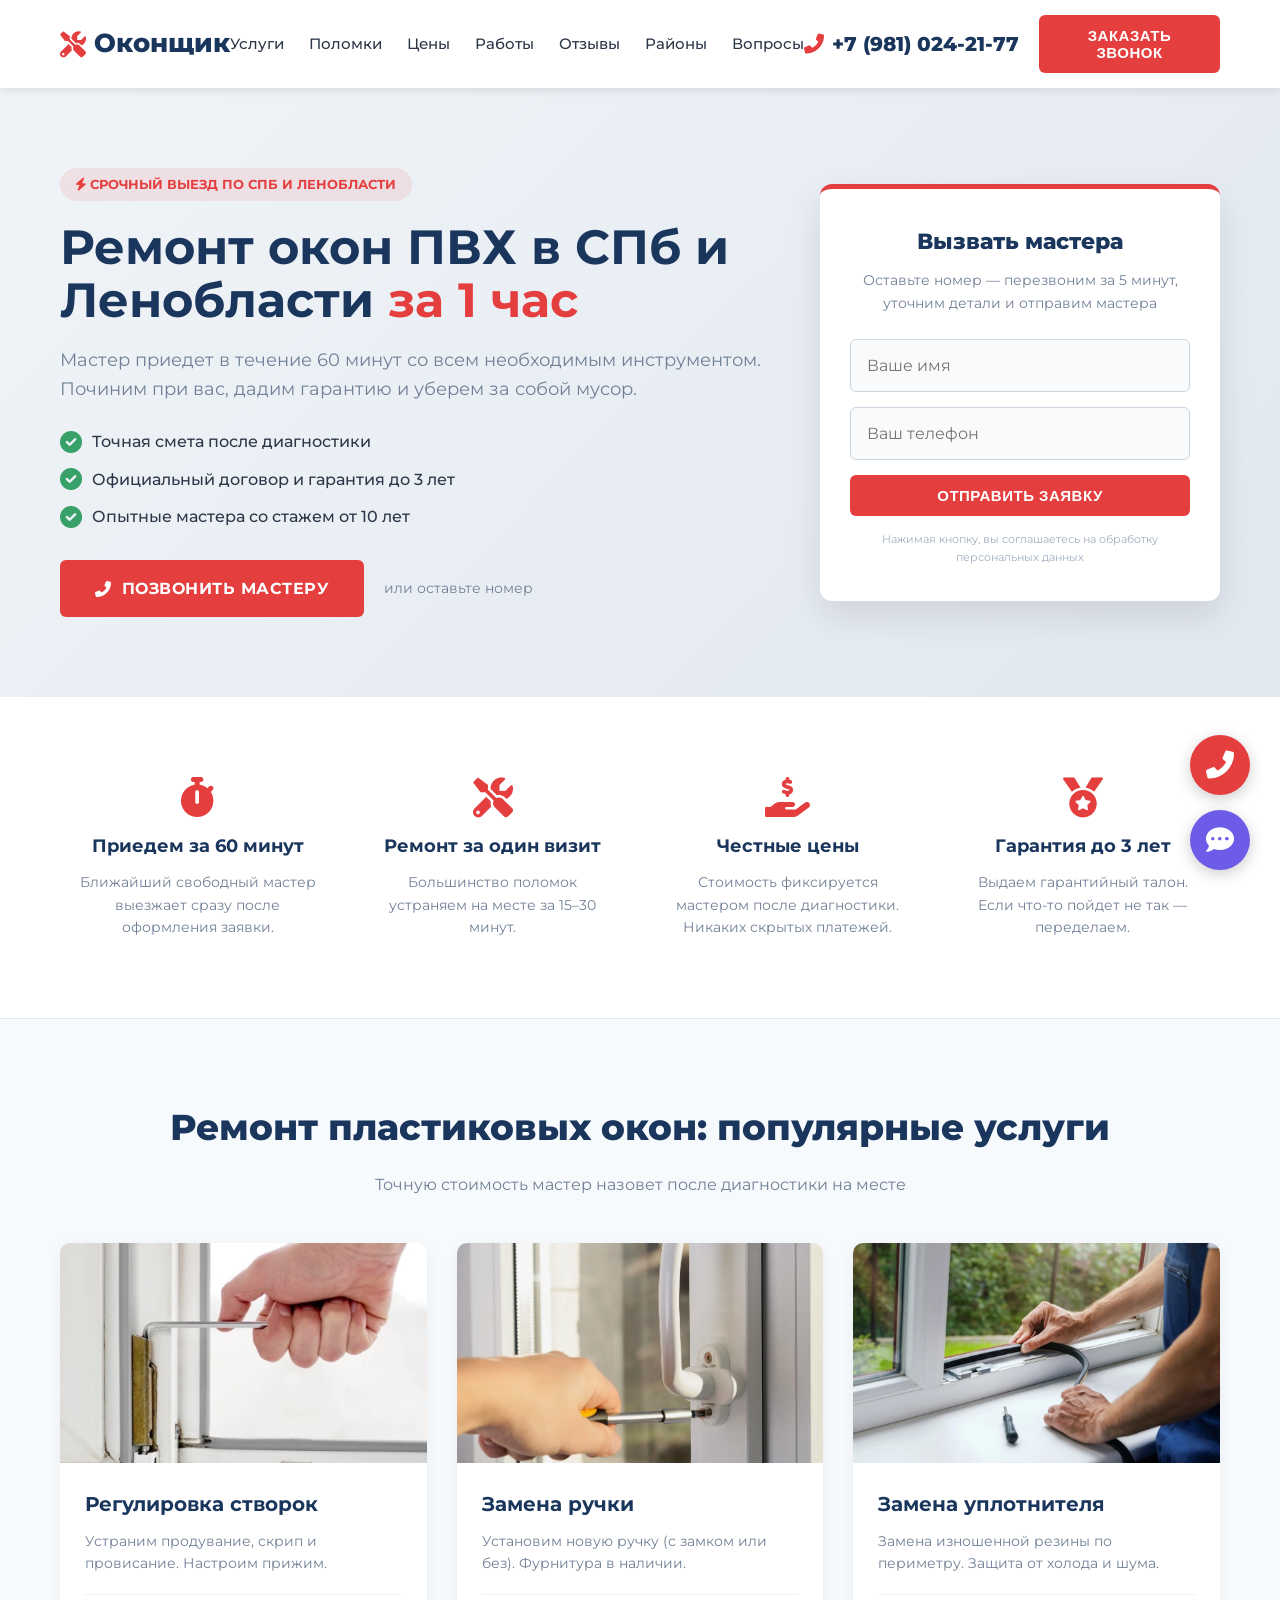
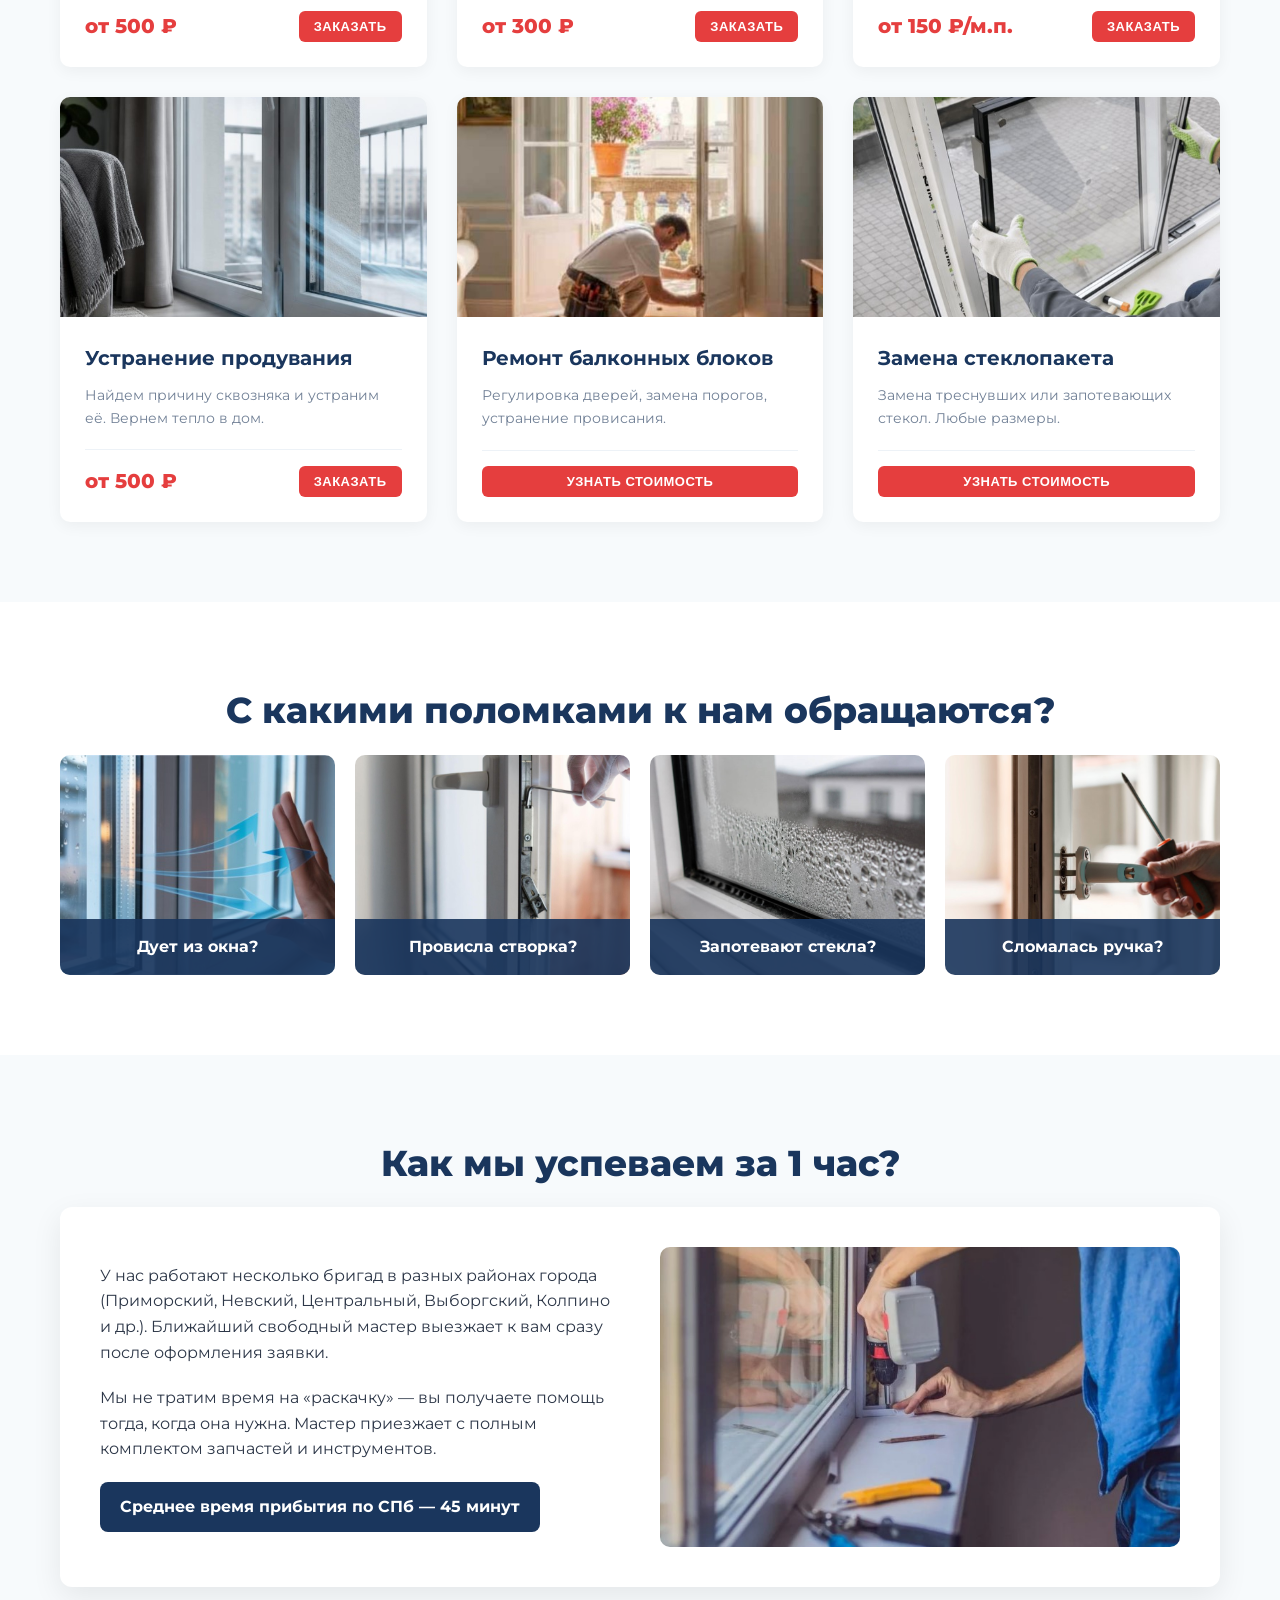
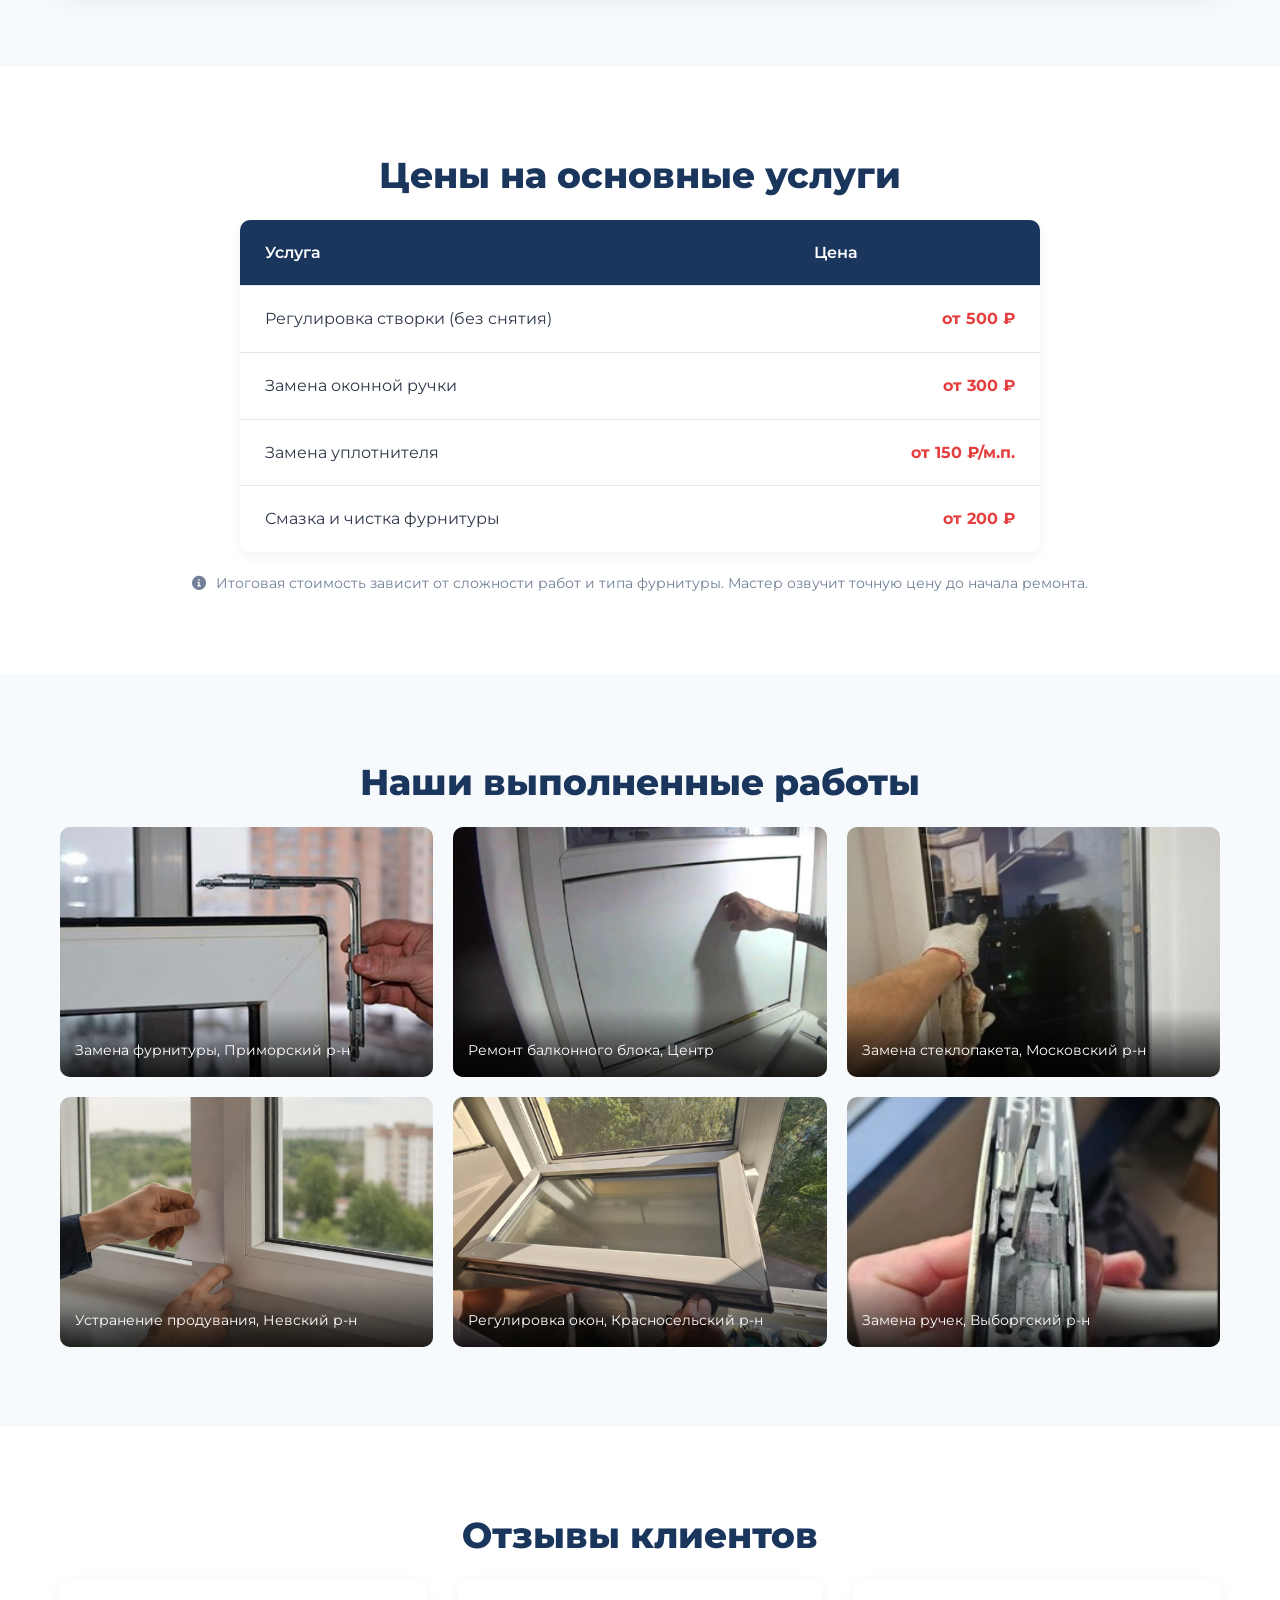
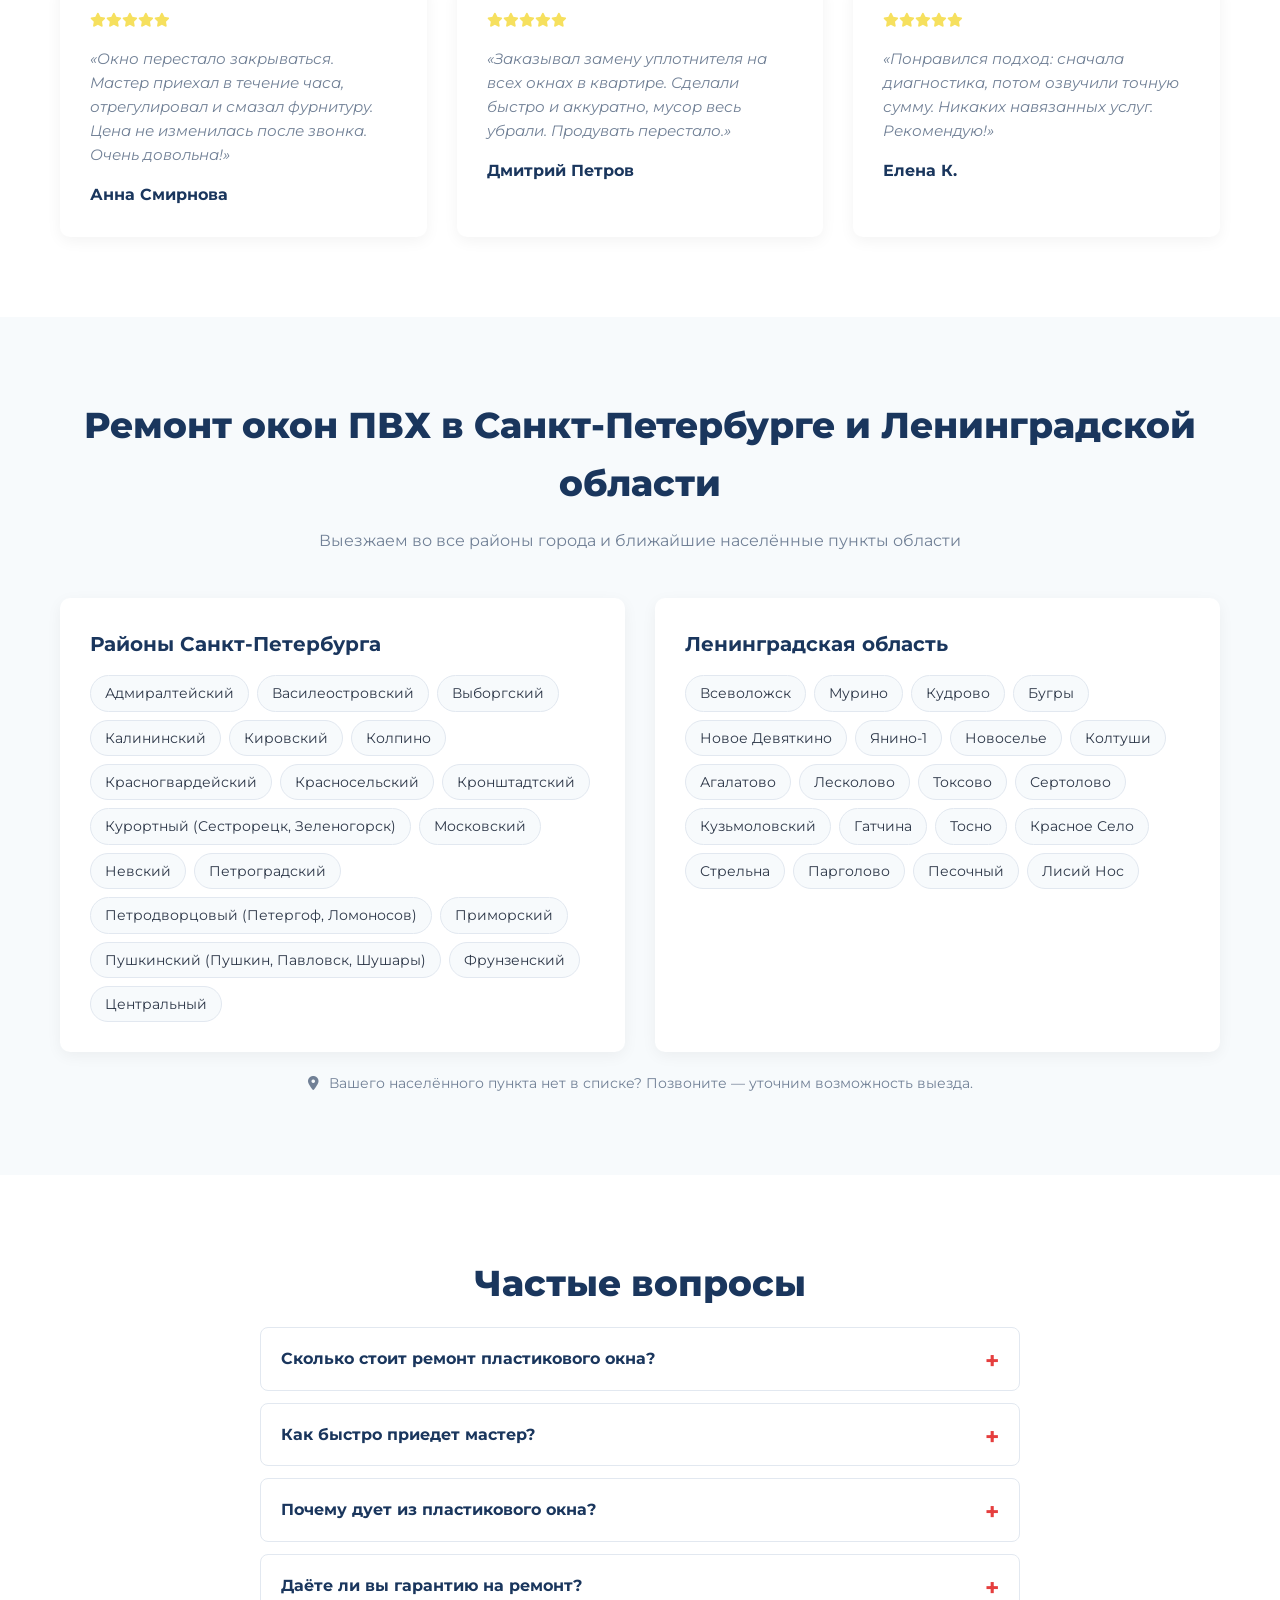
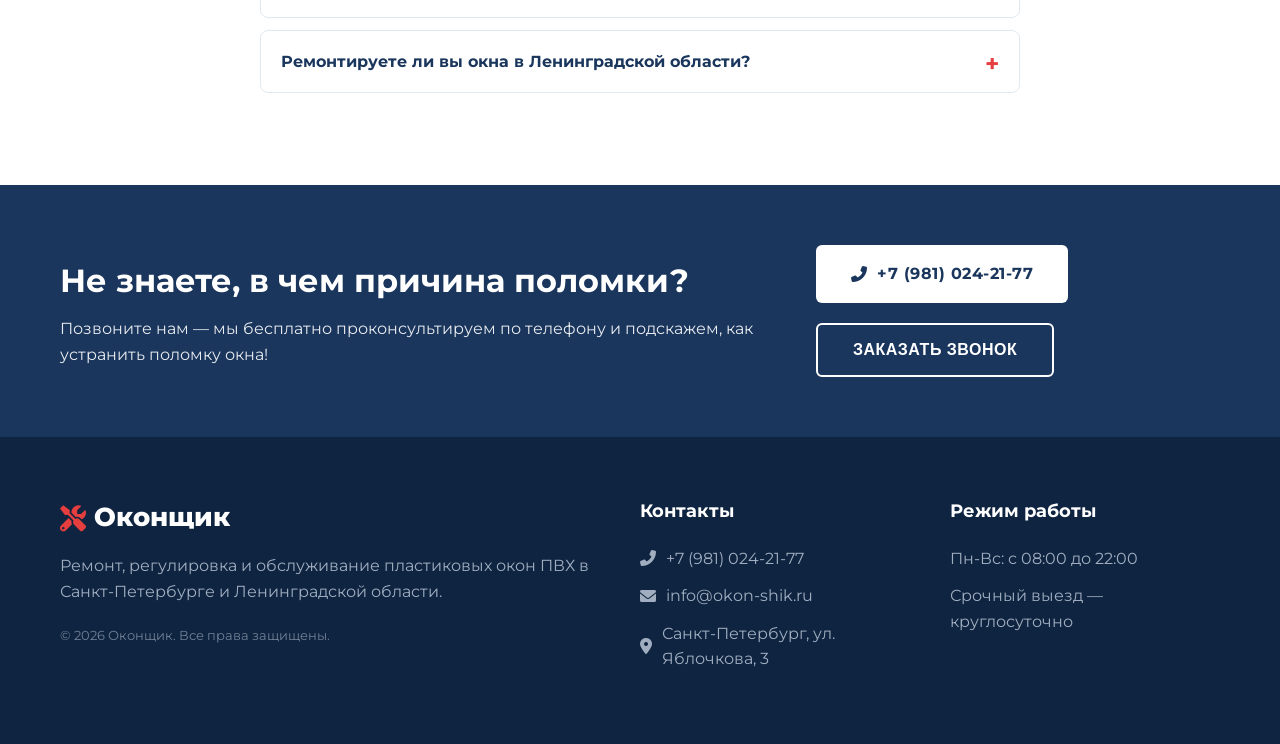
<file: index.html>
<!DOCTYPE html>
<html lang="ru">
<head>
    <meta charset="UTF-8">
    <meta name="viewport" content="width=device-width, initial-scale=1.0">
    <title>Ремонт окон ПВХ в СПб и Ленобласти — выезд за 1 час | Оконщик</title>
    <meta name="description" content="Ремонт пластиковых окон ПВХ в Санкт-Петербурге и Ленинградской области: регулировка створок, замена ручек, уплотнителя и стеклопакетов. Выезд мастера за 1 час, гарантия до 3 лет. +7 (981) 024-21-77">
    <!-- Yandex.Metrika counter -->
<script type="text/javascript">
    (function(m,e,t,r,i,k,a){
        m[i]=m[i]||function(){(m[i].a=m[i].a||[]).push(arguments)};
        m[i].l=1*new Date();
        for (var j = 0; j < document.scripts.length; j++) {if (document.scripts[j].src === r) { return; }}
        k=e.createElement(t),a=e.getElementsByTagName(t)[0],k.async=1,k.src=r,a.parentNode.insertBefore(k,a)
    })(window, document,'script','https://mc.yandex.ru/metrika/tag.js?id=113667568', 'ym');

    ym(113667568, 'init', {ssr:true, webvisor:true, clickmap:true, ecommerce:"dataLayer", referrer: document.referrer, url: location.href, accurateTrackBounce:true, trackLinks:true});
</script>
<noscript><div><img src="https://mc.yandex.ru/watch/113667568" style="position:absolute; left:-9999px;" alt="" /></div></noscript>
<!-- /Yandex.Metrika counter -->
    <link rel="preconnect" href="https://fonts.googleapis.com">
    <link rel="preconnect" href="https://fonts.gstatic.com" crossorigin>
    <link href="https://fonts.googleapis.com/css2?family=Montserrat:wght@400;500;600;700;800&display=swap" rel="stylesheet">
    <link rel="stylesheet" href="https://cdnjs.cloudflare.com/ajax/libs/font-awesome/6.0.0/css/all.min.css">
    <link rel="stylesheet" href="css/style.css">
    <link rel="canonical" href="https://okon-shik.ru/">
    <meta name="robots" content="index, follow">
    <meta name="geo.region" content="RU-SPE">
    <meta name="geo.placename" content="Санкт-Петербург">
    <meta property="og:type" content="website">
    <meta property="og:locale" content="ru_RU">
    <meta property="og:title" content="Ремонт окон ПВХ в СПб и Ленобласти — выезд за 1 час">
    <meta property="og:description" content="Регулировка, замена ручек, уплотнителя, стеклопакетов. Гарантия до 3 лет. Работаем по СПб и Ленинградской области.">
    <meta property="og:url" content="https://okon-shik.ru/">
    <meta property="og:image" content="https://okon-shik.ru/img/fast-master.jpg">
    <link rel="icon" href="img/favicon.svg" type="image/svg+xml">
    <script type="application/ld+json">
    {
      "@context": "https://schema.org",
      "@type": "HomeAndConstructionBusiness",
      "name": "Оконщик",
      "description": "Ремонт и регулировка пластиковых окон ПВХ в Санкт-Петербурге и Ленинградской области",
      "url": "https://okon-shik.ru/",
      "telephone": "+7-981-024-21-77",
      "email": "info@okon-shik.ru",
      "image": "https://okon-shik.ru/img/fast-master.jpg",
      "priceRange": "от 150 ₽",
      "address": {"@type": "PostalAddress", "streetAddress": "ул. Яблочкова, 3", "addressLocality": "Санкт-Петербург", "addressCountry": "RU"},
      "openingHoursSpecification": {"@type": "OpeningHoursSpecification", "dayOfWeek": ["Monday","Tuesday","Wednesday","Thursday","Friday","Saturday","Sunday"], "opens": "08:00", "closes": "22:00"},
      "areaServed": [
        {"@type": "City", "name": "Санкт-Петербург"},
        {"@type": "AdministrativeArea", "name": "Ленинградская область"},
        {"@type": "City", "name": "Всеволожск"}, {"@type": "City", "name": "Мурино"},
        {"@type": "City", "name": "Кудрово"}, {"@type": "City", "name": "Гатчина"},
        {"@type": "City", "name": "Пушкин"}, {"@type": "City", "name": "Колпино"},
        {"@type": "City", "name": "Петергоф"}, {"@type": "City", "name": "Сестрорецк"}
      ]
    }
    </script>
    <script type="application/ld+json">
    {
      "@context": "https://schema.org",
      "@type": "FAQPage",
      "mainEntity": [
        {"@type": "Question", "name": "Сколько стоит ремонт пластикового окна?", "acceptedAnswer": {"@type": "Answer", "text": "Регулировка створки — от 500 ₽, замена ручки — от 300 ₽, замена уплотнителя — от 150 ₽ за метр погонный. Точную цену мастер называет после диагностики, до начала работ."}},
        {"@type": "Question", "name": "Как быстро приедет мастер?", "acceptedAnswer": {"@type": "Answer", "text": "В Санкт-Петербурге в среднем за 45–60 минут. В города и посёлки Ленинградской области — по согласованию, обычно 1,5–2 часа."}},
        {"@type": "Question", "name": "Почему дует из пластикового окна?", "acceptedAnswer": {"@type": "Answer", "text": "Чаще всего причина в ослабленном прижиме створки или изношенном уплотнителе. Это устраняется регулировкой фурнитуры или заменой резины."}},
        {"@type": "Question", "name": "Даёте ли вы гарантию на ремонт окон?", "acceptedAnswer": {"@type": "Answer", "text": "Да, выдаём гарантийный талон на работы сроком до 3 лет."}},
        {"@type": "Question", "name": "Ремонтируете ли вы окна в Ленинградской области?", "acceptedAnswer": {"@type": "Answer", "text": "Да, выезжаем в Мурино, Кудрово, Всеволожск, Гатчину, Пушкин, Колпино, Петергоф и другие ближайшие населённые пункты."}}
      ]
    }
    </script>
</head>
<body>

    <!-- Шапка сайта -->
    <header class="header">
        <div class="container header-inner">
            <a href="#" class="logo">
                <i class="fas fa-tools"></i> Оконщик
            </a>
            <nav class="nav" id="nav">
                <a href="#services">Услуги</a>
                <a href="#problems">Поломки</a>
                <a href="#prices">Цены</a>
                <a href="#portfolio">Работы</a>
                <a href="#reviews">Отзывы</a>
                <a href="#areas">Районы</a>
                <a href="#faq">Вопросы</a>
            </nav>
            <div class="header-contacts">
                <a href="tel:+79810242177" class="phone"><i class="fas fa-phone-alt"></i> +7 (981) 024-21-77</a>
                <button class="btn" onclick="openModal('Заказ звонка из шапки')">Заказать звонок</button>
            </div>
            <button class="burger" onclick="toggleMenu()"><i class="fas fa-bars"></i></button>
        </div>
    </header>

    <!-- Первый экран (Hero) -->
    <section class="hero">
        <div class="container hero-inner">
            <div class="hero-content">
                <div class="hero-badge"><i class="fas fa-bolt"></i> Срочный выезд по СПб и Ленобласти</div>
                <h1>Ремонт окон ПВХ в СПб и Ленобласти <span>за 1 час</span></h1>
                <p>Мастер приедет в течение 60 минут со всем необходимым инструментом. Починим при вас, дадим гарантию и уберем за собой мусор.</p>
                <ul class="hero-list">
                    <li><i class="fas fa-check-circle"></i> Точная смета после диагностики</li>
                    <li><i class="fas fa-check-circle"></i> Официальный договор и гарантия до 3 лет</li>
                    <li><i class="fas fa-check-circle"></i> Опытные мастера со стажем от 10 лет</li>
                </ul>
                <div class="hero-action">
                    <a href="tel:+79810242177" class="btn btn-large"><i class="fas fa-phone-alt"></i> Позвонить мастеру</a>
                    <span class="or-text">или оставьте номер</span>
                </div>
            </div>
            <div class="hero-form">
                <h3>Вызвать мастера</h3>
                <p>Оставьте номер — перезвоним за 5 минут, уточним детали и отправим мастера</p>
                <form onsubmit="submitForm(event, 'Заявка с главного экрана')">
                    <input type="text" name="name" placeholder="Ваше имя" required>
                    <input type="tel" name="phone" placeholder="Ваш телефон" required>
                    <button type="submit" class="btn btn-block">Отправить заявку</button>
                    <p class="privacy">Нажимая кнопку, вы соглашаетесь на обработку персональных данных</p>
                </form>
            </div>
        </div>
    </section>

    <!-- Преимущества -->
    <section class="advantages">
        <div class="container grid-4">
            <div class="adv-card">
                <i class="fas fa-stopwatch"></i>
                <h3>Приедем за 60 минут</h3>
                <p>Ближайший свободный мастер выезжает сразу после оформления заявки.</p>
            </div>
            <div class="adv-card">
                <i class="fas fa-tools"></i>
                <h3>Ремонт за один визит</h3>
                <p>Большинство поломок устраняем на месте за 15–30 минут.</p>
            </div>
            <div class="adv-card">
                <i class="fas fa-hand-holding-usd"></i>
                <h3>Честные цены</h3>
                <p>Стоимость фиксируется мастером после диагностики. Никаких скрытых платежей.</p>
            </div>
            <div class="adv-card">
                <i class="fas fa-medal"></i>
                <h3>Гарантия до 3 лет</h3>
                <p>Выдаем гарантийный талон. Если что-то пойдет не так — переделаем.</p>
            </div>
        </div>
    </section>

    <!-- Услуги -->
    <section id="services" class="section bg-light">
        <div class="container">
            <h2 class="section-title">Ремонт пластиковых окон: популярные услуги</h2>
            <p class="section-subtitle">Точную стоимость мастер назовет после диагностики на месте</p>
            <div class="grid-3">
                <div class="service-card">
                    <img src="img/service-regulirovka.jpg" alt="Регулировка пластикового окна ПВХ шестигранным ключом" width="600" height="400" loading="lazy">
                    <div class="service-content">
                        <h3>Регулировка створок</h3>
                        <p>Устраним продувание, скрип и провисание. Настроим прижим.</p>
                        <div class="price-row">
                            <div class="price">от 500 ₽</div>
                            <button class="btn btn-small" onclick="openModal('Заказ: Регулировка створок')">Заказать</button>
                        </div>
                    </div>
                </div>
                <div class="service-card">
                    <img src="img/service-ruchka.jpg" alt="Замена ручки на пластиковом окне" width="600" height="400" loading="lazy">
                    <div class="service-content">
                        <h3>Замена ручки</h3>
                        <p>Установим новую ручку (с замком или без). Фурнитура в наличии.</p>
                        <div class="price-row">
                            <div class="price">от 300 ₽</div>
                            <button class="btn btn-small" onclick="openModal('Заказ: Замена ручки')">Заказать</button>
                        </div>
                    </div>
                </div>
                <div class="service-card">
                    <img src="img/service-uplotnitel.jpg" alt="Замена резинового уплотнителя на окне ПВХ" width="600" height="400" loading="lazy">
                    <div class="service-content">
                        <h3>Замена уплотнителя</h3>
                        <p>Замена изношенной резины по периметру. Защита от холода и шума.</p>
                        <div class="price-row">
                            <div class="price">от 150 ₽/м.п.</div>
                            <button class="btn btn-small" onclick="openModal('Заказ: Замена уплотнителя')">Заказать</button>
                        </div>
                    </div>
                </div>
                <div class="service-card">
                    <img src="img/service-prodyvanie.jpg" alt="Устранение продувания пластикового окна" width="600" height="400" loading="lazy">
                    <div class="service-content">
                        <h3>Устранение продувания</h3>
                        <p>Найдем причину сквозняка и устраним её. Вернем тепло в дом.</p>
                        <div class="price-row">
                            <div class="price">от 500 ₽</div>
                            <button class="btn btn-small" onclick="openModal('Заказ: Устранение продувания')">Заказать</button>
                        </div>
                    </div>
                </div>
                <div class="service-card">
                    <img src="img/service-balkon.jpg" alt="Ремонт балконной двери ПВХ" width="600" height="400" loading="lazy">
                    <div class="service-content">
                        <h3>Ремонт балконных блоков</h3>
                        <p>Регулировка дверей, замена порогов, устранение провисания.</p>
                        <div class="price-row">
                            <button class="btn btn-small btn-block" onclick="openModal('Заказ: Ремонт балконных блоков')">Узнать стоимость</button>
                        </div>
                    </div>
                </div>
                <div class="service-card">
                    <img src="img/service-steklopaket.jpg" alt="Замена стеклопакета в пластиковом окне" width="600" height="400" loading="lazy">
                    <div class="service-content">
                        <h3>Замена стеклопакета</h3>
                        <p>Замена треснувших или запотевающих стекол. Любые размеры.</p>
                        <div class="price-row">
                            <button class="btn btn-small btn-block" onclick="openModal('Заказ: Замена стеклопакета')">Узнать стоимость</button>
                        </div>
                    </div>
                </div>
            </div>
        </div>
    </section>

    <!-- Поломки -->
    <section id="problems" class="section">
        <div class="container">
            <h2 class="section-title">С какими поломками к нам обращаются?</h2>
            <div class="problems-grid">
                <div class="problem-item">
                    <img src="img/problem-duet.jpg" alt="Дует из пластикового окна" width="600" height="400" loading="lazy">
                    <div class="problem-label">Дует из окна?</div>
                </div>
                <div class="problem-item">
                    <img src="img/problem-provisla.jpg" alt="Провисла створка пластикового окна" width="600" height="400" loading="lazy">
                    <div class="problem-label">Провисла створка?</div>
                </div>
                <div class="problem-item">
                    <img src="img/problem-zapotevaet.jpg" alt="Запотевает стеклопакет изнутри" width="600" height="400" loading="lazy">
                    <div class="problem-label">Запотевают стекла?</div>
                </div>
                <div class="problem-item">
                    <img src="img/problem-ruchka.jpg" alt="Сломалась ручка на окне ПВХ" width="600" height="400" loading="lazy">
                    <div class="problem-label">Сломалась ручка?</div>
                </div>
            </div>
        </div>
    </section>

    <!-- Как мы успеваем за 1 час -->
    <section class="section bg-light">
        <div class="container">
            <h2 class="section-title">Как мы успеваем за 1 час?</h2>
            <div class="fast-block">
                <div class="fast-text">
                    <p>У нас работают несколько бригад в разных районах города (Приморский, Невский, Центральный, Выборгский, Колпино и др.). Ближайший свободный мастер выезжает к вам сразу после оформления заявки.</p>
                    <p>Мы не тратим время на «раскачку» — вы получаете помощь тогда, когда она нужна. Мастер приезжает с полным комплектом запчастей и инструментов.</p>
                    <div class="fast-badge">Среднее время прибытия по СПб — 45 минут</div>
                </div>
                <div class="fast-image">
                    <img src="img/fast-master.jpg" alt="Мастер по ремонту окон ПВХ с инструментом" width="600" height="400" loading="lazy">
                </div>
            </div>
        </div>
    </section>

    <!-- Прайс-лист -->
    <section id="prices" class="section">
        <div class="container">
            <h2 class="section-title">Цены на основные услуги</h2>
            <div class="table-wrapper">
                <table class="price-table">
                    <thead>
                        <tr><th>Услуга</th><th>Цена</th></tr>
                    </thead>
                    <tbody>
                        <tr><td>Регулировка створки (без снятия)</td><td>от 500 ₽</td></tr>
                        <tr><td>Замена оконной ручки</td><td>от 300 ₽</td></tr>
                        <tr><td>Замена уплотнителя</td><td>от 150 ₽/м.п.</td></tr>
                        <tr><td>Смазка и чистка фурнитуры</td><td>от 200 ₽</td></tr>
                    </tbody>
                </table>
            </div>
            <div class="price-note">
                <i class="fas fa-info-circle"></i> Итоговая стоимость зависит от сложности работ и типа фурнитуры. Мастер озвучит точную цену до начала ремонта.
            </div>
        </div>
    </section>

    <!-- Наши работы (Портфолио) -->
    <section id="portfolio" class="section bg-light">
        <div class="container">
            <h2 class="section-title">Наши выполненные работы</h2>
            <div class="gallery-grid">
                <div class="gallery-item">
                    <img src="img/work-1-furnitura.jpg" alt="Замена фурнитуры на окне ПВХ, Приморский район СПб" width="600" height="400" loading="lazy">
                    <div class="gallery-label">Замена фурнитуры, Приморский р-н</div>
                </div>
                <div class="gallery-item">
                    <img src="img/work-2-balkon.jpg" alt="Ремонт балконного блока ПВХ, Центральный район СПб" width="600" height="400" loading="lazy">
                    <div class="gallery-label">Ремонт балконного блока, Центр</div>
                </div>
                <div class="gallery-item">
                    <img src="img/work-3-steklopaket.jpg" alt="Замена стеклопакета, Московский район СПб" width="600" height="400" loading="lazy">
                    <div class="gallery-label">Замена стеклопакета, Московский р-н</div>
                </div>
                <div class="gallery-item">
                    <img src="img/work-4-prodyvanie.jpg" alt="Устранение продувания окна ПВХ, Невский район СПб" width="600" height="400" loading="lazy">
                    <div class="gallery-label">Устранение продувания, Невский р-н</div>
                </div>
                <div class="gallery-item">
                    <img src="img/work-5-regulirovka.jpg" alt="Регулировка окон ПВХ, Красносельский район СПб" width="600" height="400" loading="lazy">
                    <div class="gallery-label">Регулировка окон, Красносельский р-н</div>
                </div>
                <div class="gallery-item">
                    <img src="img/work-6-ruchki.jpg" alt="Замена ручек на пластиковых окнах, Выборгский район СПб" width="600" height="400" loading="lazy">
                    <div class="gallery-label">Замена ручек, Выборгский р-н</div>
                </div>
            </div>
        </div>
    </section>

    <!-- Отзывы -->
    <section id="reviews" class="section">
        <div class="container">
            <h2 class="section-title">Отзывы клиентов</h2>
            <div class="grid-3">
                <div class="review-card">
                    <div class="stars"><i class="fas fa-star"></i><i class="fas fa-star"></i><i class="fas fa-star"></i><i class="fas fa-star"></i><i class="fas fa-star"></i></div>
                    <p>«Окно перестало закрываться. Мастер приехал в течение часа, отрегулировал и смазал фурнитуру. Цена не изменилась после звонка. Очень довольна!»</p>
                    <strong>Анна Смирнова</strong>
                </div>
                <div class="review-card">
                    <div class="stars"><i class="fas fa-star"></i><i class="fas fa-star"></i><i class="fas fa-star"></i><i class="fas fa-star"></i><i class="fas fa-star"></i></div>
                    <p>«Заказывал замену уплотнителя на всех окнах в квартире. Сделали быстро и аккуратно, мусор весь убрали. Продувать перестало.»</p>
                    <strong>Дмитрий Петров</strong>
                </div>
                <div class="review-card">
                    <div class="stars"><i class="fas fa-star"></i><i class="fas fa-star"></i><i class="fas fa-star"></i><i class="fas fa-star"></i><i class="fas fa-star"></i></div>
                    <p>«Понравился подход: сначала диагностика, потом озвучили точную сумму. Никаких навязанных услуг. Рекомендую!»</p>
                    <strong>Елена К.</strong>
                </div>
            </div>
        </div>
    </section>

    <!-- Районы обслуживания -->
    <section id="areas" class="section bg-light">
        <div class="container">
            <h2 class="section-title">Ремонт окон ПВХ в Санкт-Петербурге и Ленинградской области</h2>
            <p class="section-subtitle">Выезжаем во все районы города и ближайшие населённые пункты области</p>
            <div class="areas-grid">
                <div class="area-col">
                    <h3>Районы Санкт-Петербурга</h3>
                    <ul>
                        <li>Адмиралтейский</li><li>Василеостровский</li><li>Выборгский</li><li>Калининский</li>
                        <li>Кировский</li><li>Колпино</li><li>Красногвардейский</li><li>Красносельский</li>
                        <li>Кронштадтский</li><li>Курортный (Сестрорецк, Зеленогорск)</li><li>Московский</li>
                        <li>Невский</li><li>Петроградский</li><li>Петродворцовый (Петергоф, Ломоносов)</li>
                        <li>Приморский</li><li>Пушкинский (Пушкин, Павловск, Шушары)</li><li>Фрунзенский</li><li>Центральный</li>
                    </ul>
                </div>
                <div class="area-col">
                    <h3>Ленинградская область</h3>
                    <ul>
                        <li>Всеволожск</li><li>Мурино</li><li>Кудрово</li><li>Бугры</li>
                        <li>Новое Девяткино</li><li>Янино-1</li><li>Новоселье</li><li>Колтуши</li>
                        <li>Агалатово</li><li>Лесколово</li><li>Токсово</li><li>Сертолово</li>
                        <li>Кузьмоловский</li><li>Гатчина</li><li>Тосно</li><li>Красное Село</li>
                        <li>Стрельна</li><li>Парголово</li><li>Песочный</li><li>Лисий Нос</li>
                    </ul>
                </div>
            </div>
            <p class="price-note"><i class="fas fa-map-marker-alt"></i> Вашего населённого пункта нет в списке? Позвоните — уточним возможность выезда.</p>
        </div>
    </section>

    <!-- Частые вопросы -->
    <section id="faq" class="section">
        <div class="container faq-wrap">
            <h2 class="section-title">Частые вопросы</h2>
            <details class="faq-item"><summary>Сколько стоит ремонт пластикового окна?</summary>
                <p>Регулировка створки — от 500 ₽, замена ручки — от 300 ₽, замена уплотнителя — от 150 ₽ за метр погонный. Точную цену мастер называет после диагностики, до начала работ.</p></details>
            <details class="faq-item"><summary>Как быстро приедет мастер?</summary>
                <p>В Санкт-Петербурге в среднем за 45–60 минут. В города и посёлки Ленинградской области — по согласованию, обычно 1,5–2 часа.</p></details>
            <details class="faq-item"><summary>Почему дует из пластикового окна?</summary>
                <p>Чаще всего причина в ослабленном прижиме створки или изношенном уплотнителе. Это устраняется регулировкой фурнитуры или заменой резины.</p></details>
            <details class="faq-item"><summary>Даёте ли вы гарантию на ремонт?</summary>
                <p>Да, выдаём гарантийный талон на работы сроком до 3 лет.</p></details>
            <details class="faq-item"><summary>Ремонтируете ли вы окна в Ленинградской области?</summary>
                <p>Да, выезжаем в Мурино, Кудрово, Всеволожск, Гатчину, Пушкин, Колпино, Петергоф и другие ближайшие населённые пункты.</p></details>
        </div>
    </section>

    <!-- Финальный призыв -->
    <section class="cta-section">
        <div class="container cta-inner">
            <div class="cta-text">
                <h2>Не знаете, в чем причина поломки?</h2>
                <p>Позвоните нам — мы бесплатно проконсультируем по телефону и подскажем, как устранить поломку окна!</p>
            </div>
            <div class="cta-actions">
                <a href="tel:+79810242177" class="btn btn-large btn-white"><i class="fas fa-phone-alt"></i> +7 (981) 024-21-77</a>
                <button class="btn btn-large btn-outline-white" onclick="openModal('Финальный блок')">Заказать звонок</button>
            </div>
        </div>
    </section>

    <!-- Подвал -->
    <footer class="footer">
        <div class="container footer-grid">
            <div class="footer-col">
                <a href="#" class="logo footer-logo"><i class="fas fa-tools"></i> Оконщик</a>
                <p>Ремонт, регулировка и обслуживание пластиковых окон ПВХ в Санкт-Петербурге и Ленинградской области.</p>
                <p class="copyright-text">&copy; 2026 Оконщик. Все права защищены.</p>
            </div>
            <div class="footer-col">
                <h4>Контакты</h4>
                <p><i class="fas fa-phone-alt"></i> <a href="tel:+79810242177">+7 (981) 024-21-77</a></p>
                <p><i class="fas fa-envelope"></i> <a href="mailto:info@okon-shik.ru">info@okon-shik.ru</a></p>
                <p><i class="fas fa-map-marker-alt"></i> Санкт-Петербург, ул. Яблочкова, 3</p>
            </div>
            <div class="footer-col">
                <h4>Режим работы</h4>
                <p>Пн-Вс: с 08:00 до 22:00</p>
                <p>Срочный выезд — круглосуточно</p>
            </div>
        </div>
    </footer>

    <!-- Модальное окно -->
    <div class="modal" id="modal">
        <div class="modal-content">
            <button class="close" onclick="closeModal()">&times;</button>
            <h3>Заказать звонок</h3>
            <p id="modal-subtitle">Оставьте номер, и мы перезвоним в течение 5 минут.</p>
            <form onsubmit="submitForm(event, 'Модальное окно')">
                <input type="hidden" name="source" id="modal-source" value="Модальное окно">
                <input type="text" name="name" placeholder="Ваше имя" required>
                <input type="tel" name="phone" placeholder="Ваш телефон" required>
                <button type="submit" class="btn btn-block">Жду звонка</button>
                <p class="privacy">Нажимая кнопку, вы соглашаетесь на обработку персональных данных</p>
            </form>
        </div>
    </div>

    <!-- Плавающие кнопки -->
    <div class="float-group">
        <a href="tel:+79810242177" class="float-btn float-phone" aria-label="Позвонить">
            <i class="fas fa-phone-alt"></i>
        </a>
        <a href="https://max.ru/u/https://max.ru/u/f9LHodD0cOIAvFnlvw8S_4e_SCQhKntwbsnoKoAxQvULRqr2FAV5nRA6O84" target="_blank" class="float-btn float-max" aria-label="Написать в Max">
            <i class="fas fa-comment-dots"></i>
        </a>
    </div>

    <script src="js/script.js"></script>
</body>
</html>
</file>
<file: css/style.css>
:root {
    --primary: #1A365D;
    --accent: #E53E3E;
    --accent-hover: #C53030;
    --bg-light: #F7FAFC;
    --text-dark: #2D3748;
    --text-light: #718096;
    --white: #FFFFFF;
}

* { margin: 0; padding: 0; box-sizing: border-box; }
html { scroll-behavior: smooth; }
body { font-family: 'Montserrat', sans-serif; color: var(--text-dark); line-height: 1.6; }
a { text-decoration: none; color: inherit; }
.container { max-width: 1200px; margin: 0 auto; padding: 0 20px; }

/* Кнопки */
.btn {
    background: var(--accent); color: var(--white); border: none; padding: 12px 25px;
    border-radius: 6px; font-weight: 700; font-size: 15px; cursor: pointer;
    transition: 0.3s; text-transform: uppercase; letter-spacing: 0.5px; text-align: center;
}
.btn:hover { background: var(--accent-hover); transform: translateY(-2px); box-shadow: 0 4px 12px rgba(229, 62, 62, 0.3); }
.btn-block { width: 100%; }
.btn-large { padding: 16px 35px; font-size: 16px; display: inline-flex; align-items: center; justify-content: center; gap: 10px; }
.btn-small { padding: 8px 15px; font-size: 13px; }
.btn-white { background: var(--white); color: var(--primary); }
.btn-white:hover { background: #E2E8F0; color: var(--primary); }
.btn-outline-white { background: transparent; border: 2px solid var(--white); color: var(--white); }
.btn-outline-white:hover { background: var(--white); color: var(--primary); }

/* Шапка */
.header { background: var(--white); box-shadow: 0 2px 10px rgba(0,0,0,0.1); position: sticky; top: 0; z-index: 1000; padding: 15px 0; }
.header-inner { display: flex; justify-content: space-between; align-items: center; }
.logo { font-size: 26px; font-weight: 800; color: var(--primary); display: flex; align-items: center; gap: 8px; }
.logo i { color: var(--accent); }
.nav { display: flex; gap: 25px; }
.nav a { font-weight: 500; transition: 0.3s; font-size: 15px; }
.nav a:hover { color: var(--accent); }
.header-contacts { display: flex; align-items: center; gap: 20px; }
.phone { font-weight: 800; font-size: 20px; color: var(--primary); display: flex; align-items: center; gap: 8px; white-space: nowrap; }
.phone i { color: var(--accent); }
.burger { display: none; background: none; border: none; font-size: 26px; color: var(--primary); cursor: pointer; }

/* Первый экран */
.hero { padding: 80px 0; background: linear-gradient(135deg, #f0f4f8 0%, #e2e8f0 100%); }
.hero-inner { display: grid; grid-template-columns: 1.2fr 400px; gap: 50px; align-items: center; }
.hero-badge { display: inline-block; background: rgba(229, 62, 62, 0.1); color: var(--accent); padding: 6px 16px; border-radius: 20px; font-weight: 700; font-size: 13px; margin-bottom: 20px; text-transform: uppercase;}
.hero h1 { font-size: 48px; line-height: 1.1; color: var(--primary); margin-bottom: 20px; }
.hero h1 span { color: var(--accent); }
.hero p { font-size: 18px; color: var(--text-light); margin-bottom: 25px; }
.hero-list { list-style: none; margin-bottom: 30px; }
.hero-list li { margin-bottom: 12px; font-weight: 500; display: flex; align-items: center; gap: 10px; font-size: 16px; }
.hero-list i { color: #38A169; font-size: 22px; }
.hero-action { display: flex; align-items: center; gap: 20px; flex-wrap: wrap; }
.or-text { color: var(--text-light); font-size: 14px; }

/* Форма в Hero */
.hero-form { background: var(--white); padding: 35px 30px; border-radius: 12px; box-shadow: 0 15px 35px rgba(0,0,0,0.1); border-top: 5px solid var(--accent); }
.hero-form h3 { font-size: 22px; color: var(--primary); margin-bottom: 10px; text-align: center; font-weight: 800;}
.hero-form p { font-size: 14px; text-align: center; margin-bottom: 25px; }
.hero-form input { width: 100%; padding: 16px; margin-bottom: 15px; border: 1px solid #CBD5E0; border-radius: 6px; font-family: inherit; font-size: 16px; background: #F8FAFC; }
.hero-form input:focus { outline: none; border-color: var(--accent); background: var(--white); }

/* Преимущества */
.advantages { padding: 60px 0; background: var(--white); border-bottom: 1px solid #E2E8F0;}
.grid-4 { display: grid; grid-template-columns: repeat(4, 1fr); gap: 20px; }
.adv-card { text-align: center; padding: 20px 15px; border-radius: 8px; transition: 0.3s; }
.adv-card:hover { background: var(--bg-light); transform: translateY(-5px); }
.adv-card i { font-size: 40px; color: var(--accent); margin-bottom: 15px; }
.adv-card h3 { font-size: 18px; margin-bottom: 10px; color: var(--primary); }
.adv-card p { font-size: 14px; color: var(--text-light); }

/* Секции */
.section { padding: 80px 0; }
.bg-light { background: var(--bg-light); }
.section-title { text-align: center; font-size: 36px; color: var(--primary); margin-bottom: 15px; font-weight: 800; }
.section-subtitle { text-align: center; color: var(--text-light); margin-bottom: 45px; font-size: 16px;}
.grid-3 { display: grid; grid-template-columns: repeat(3, 1fr); gap: 30px; }

/* Услуги */
.service-card { background: var(--white); border-radius: 10px; box-shadow: 0 4px 15px rgba(0,0,0,0.05); overflow: hidden; display: flex; flex-direction: column; transition: 0.3s;}
.service-card:hover { transform: translateY(-5px); box-shadow: 0 10px 25px rgba(0,0,0,0.1); }
.service-card img { width: 100%; height: 220px; object-fit: cover; }
.service-content { padding: 25px; display: flex; flex-direction: column; flex-grow: 1; }
.service-card h3 { font-size: 20px; margin-bottom: 10px; color: var(--primary); font-weight: 700;}
.service-card p { font-size: 14px; color: var(--text-light); margin-bottom: 20px; flex-grow: 1; }
.price-row { display: flex; justify-content: space-between; align-items: center; margin-top: auto; border-top: 1px solid #EDF2F7; padding-top: 15px;}
.price-row .price { font-size: 20px; font-weight: 800; color: var(--accent); }

/* Проблемы */
.problems-grid { display: grid; grid-template-columns: repeat(4, 1fr); gap: 20px; }
.problem-item { position: relative; border-radius: 10px; overflow: hidden; height: 220px; }
.problem-item img { width: 100%; height: 100%; object-fit: cover; transition: 0.3s; }
.problem-item:hover img { transform: scale(1.05); }
.problem-label { position: absolute; bottom: 0; left: 0; width: 100%; background: rgba(26, 54, 93, 0.9); color: var(--white); text-align: center; padding: 15px; font-weight: 700; font-size: 16px; }

/* Блок быстрого выезда */
.fast-block { display: flex; gap: 40px; align-items: center; background: var(--white); padding: 40px; border-radius: 12px; box-shadow: 0 10px 30px rgba(0,0,0,0.08); }
.fast-text { flex: 1; }
.fast-text p { font-size: 16px; margin-bottom: 20px; color: var(--text-dark); }
.fast-badge { display: inline-block; background: var(--primary); color: var(--white); padding: 12px 20px; border-radius: 8px; font-weight: 700; font-size: 16px; }
.fast-image { flex: 1; border-radius: 10px; overflow: hidden; }
.fast-image img { width: 100%; height: 300px; object-fit: cover; display: block; }

/* Таблица цен */
.table-wrapper { background: var(--white); border-radius: 10px; box-shadow: 0 4px 15px rgba(0,0,0,0.05); overflow-x: auto; max-width: 800px; margin: 0 auto; }
.price-table { width: 100%; border-collapse: collapse; }
.price-table th, .price-table td { padding: 20px 25px; text-align: left; border-bottom: 1px solid #E2E8F0; font-size: 16px;}
.price-table th { background: var(--primary); color: var(--white); font-weight: 600; }
.price-table tr:last-child td { border-bottom: none; }
.price-table tr:hover { background: #EDF2F7; }
.price-table td:last-child { font-weight: 700; color: var(--accent); text-align: right;}
.price-note { margin-top: 20px; font-size: 14px; color: var(--text-light); display: flex; align-items: center; justify-content: center; gap: 10px; text-align: center;}

/* Портфолио */
.gallery-grid { display: grid; grid-template-columns: repeat(3, 1fr); gap: 20px; }
.gallery-item { position: relative; border-radius: 10px; overflow: hidden; height: 250px; }
.gallery-item img { width: 100%; height: 100%; object-fit: cover; }
.gallery-label { position: absolute; bottom: 0; left: 0; width: 100%; background: linear-gradient(transparent, rgba(0,0,0,0.8)); color: var(--white); padding: 30px 15px 15px; font-size: 14px; }

/* Отзывы */
.review-card { background: var(--white); padding: 30px; border-radius: 10px; box-shadow: 0 4px 15px rgba(0,0,0,0.05); }
.stars { color: #F6E05E; margin-bottom: 15px; font-size: 14px; }
.review-card p { font-size: 15px; color: var(--text-light); font-style: italic; margin-bottom: 15px; }
.review-card strong { color: var(--primary); }

/* CTA Section */
.cta-section { background: var(--primary); padding: 60px 0; color: var(--white); }
.cta-inner { display: flex; justify-content: space-between; align-items: center; gap: 40px; }
.cta-text h2 { font-size: 32px; margin-bottom: 10px; }
.cta-text p { font-size: 16px; opacity: 0.9; }
.cta-actions { display: flex; gap: 20px; flex-wrap: wrap; }

/* Подвал */
.footer { background: #0F2440; color: #A0AEC0; padding: 60px 0 30px; }
.footer-grid { display: grid; grid-template-columns: 2fr 1fr 1fr; gap: 40px; margin-bottom: 30px; }
.footer-logo { color: var(--white); margin-bottom: 15px; display: inline-flex; }
.footer-logo i { color: var(--accent); }
.footer-col h4 { color: var(--white); margin-bottom: 20px; font-size: 18px; }
.footer-col p { margin-bottom: 12px; display: flex; align-items: center; gap: 10px; }
.footer-col a:hover { color: var(--white); }
.copyright-text { margin-top: 20px; font-size: 13px; color: #718096; }

/* Модалка */
.modal { display: none; position: fixed; top: 0; left: 0; width: 100%; height: 100%; background: rgba(0,0,0,0.6); z-index: 2000; align-items: center; justify-content: center; }
.modal-content { background: var(--white); padding: 40px; border-radius: 10px; max-width: 400px; width: 90%; position: relative; text-align: center; }
.close { position: absolute; top: 15px; right: 20px; font-size: 30px; cursor: pointer; color: var(--text-light); border: none; background: none; line-height: 1; }
.modal-content h3 { font-size: 24px; margin-bottom: 10px; color: var(--primary); }
.modal-content p { font-size: 14px; color: var(--text-light); margin-bottom: 20px; }
.modal-content input { width: 100%; padding: 15px; margin-bottom: 15px; border: 1px solid #CBD5E0; border-radius: 6px; font-size: 16px; }
.privacy { font-size: 11px !important; color: #A0AEC0 !important; margin-top: 15px; margin-bottom: 0 !important; }

/* Плавающие кнопки */
.float-group { position: fixed; bottom: 30px; right: 30px; display: flex; flex-direction: column; gap: 15px; z-index: 999; }
.float-btn { width: 60px; height: 60px; border-radius: 50%; display: flex; align-items: center; justify-content: center; font-size: 28px; color: var(--white); box-shadow: 0 4px 15px rgba(0,0,0,0.2); transition: 0.3s; }
.float-btn:hover { transform: scale(1.1); }
.float-phone { background: var(--accent); animation: pulse 2s infinite; }
.float-max { background: #6C5CE7; }

@keyframes pulse {
    0% { box-shadow: 0 0 0 0 rgba(229, 62, 62, 0.6); }
    70% { box-shadow: 0 0 0 20px rgba(229, 62, 62, 0); }
    100% { box-shadow: 0 0 0 0 rgba(229, 62, 62, 0); }
}

/* Адаптив */
@media (max-width: 1024px) {
    .hero-inner { grid-template-columns: 1fr; text-align: center; gap: 40px; }
    .hero-list { display: inline-block; text-align: left; }
    .hero-action { justify-content: center; }
    .grid-3, .grid-4, .problems-grid, .gallery-grid, .fast-block { grid-template-columns: 1fr 1fr; display: grid;}
    .cta-inner { flex-direction: column; text-align: center; }
    .nav { display: none; }
    .burger { display: block; }
    .header-contacts .btn { display: none; }
    .footer-grid { grid-template-columns: 1fr 1fr; }
}
@media (max-width: 768px) {
    .grid-3, .grid-4, .problems-grid, .gallery-grid, .fast-block { grid-template-columns: 1fr; }
    .hero h1 { font-size: 34px; }
    .phone { font-size: 16px; }
    .header-contacts { display: none; }
    .hero-form { padding: 25px 20px; }
    .footer-grid { grid-template-columns: 1fr; }
    .cta-actions { justify-content: center; }
}
/* Районы обслуживания */
.areas-grid { display: grid; grid-template-columns: 1fr 1fr; gap: 30px; }
.area-col { background: var(--white); border-radius: 10px; padding: 30px; box-shadow: 0 4px 15px rgba(0,0,0,0.05); }
.area-col h3 { color: var(--primary); font-size: 20px; margin-bottom: 15px; }
.area-col ul { list-style: none; display: flex; flex-wrap: wrap; gap: 8px; }
.area-col li { background: var(--bg-light); border: 1px solid #E2E8F0; padding: 6px 14px; border-radius: 20px; font-size: 14px; }

/* FAQ */
.faq-wrap { max-width: 800px; }
.faq-item { background: var(--white); border: 1px solid #E2E8F0; border-radius: 8px; margin-bottom: 12px; padding: 0 20px; }
.faq-item summary { cursor: pointer; font-weight: 700; color: var(--primary); padding: 18px 0; list-style: none; position: relative; padding-right: 30px; }
.faq-item summary::-webkit-details-marker { display: none; }
.faq-item summary::after { content: "+"; position: absolute; right: 0; top: 14px; font-size: 24px; color: var(--accent); }
.faq-item[open] summary::after { content: "–"; }
.faq-item p { padding-bottom: 18px; color: var(--text-light); font-size: 15px; }

@media (max-width: 768px) { .areas-grid { grid-template-columns: 1fr; } }
</file>
